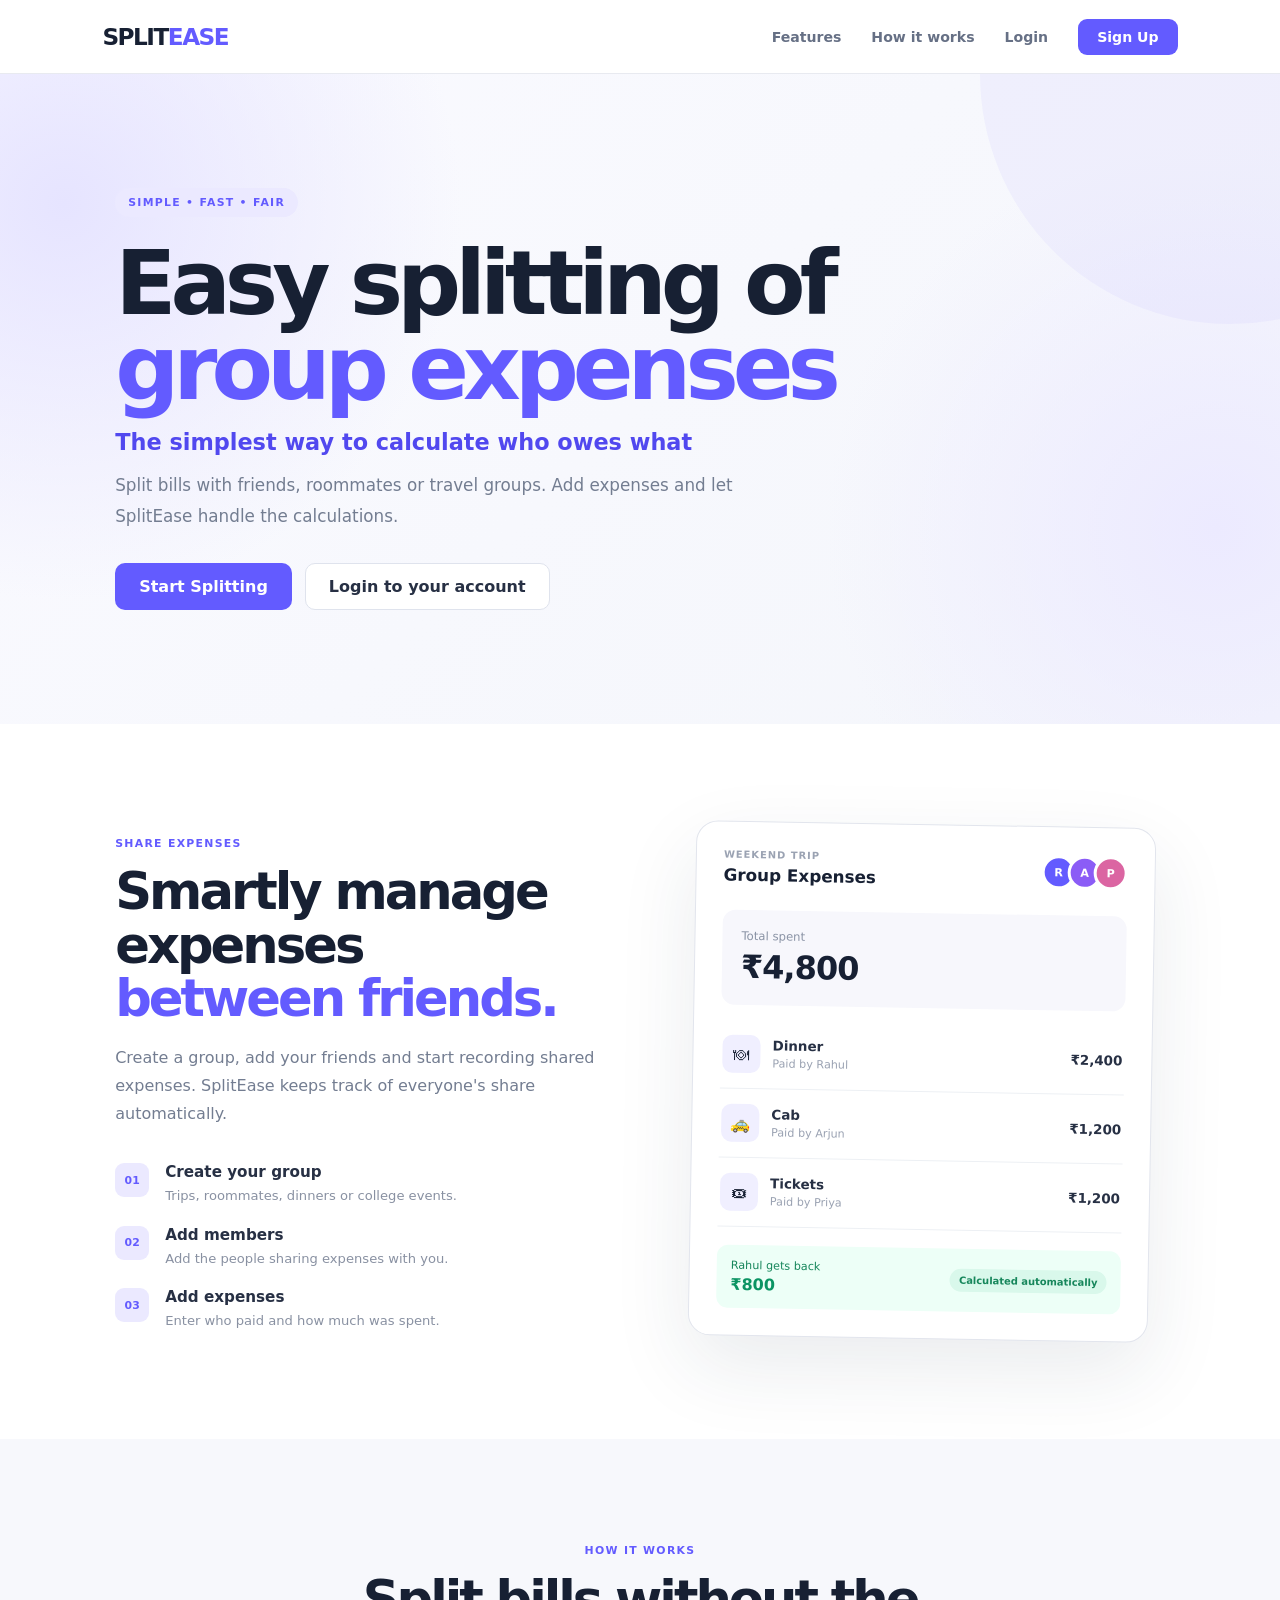
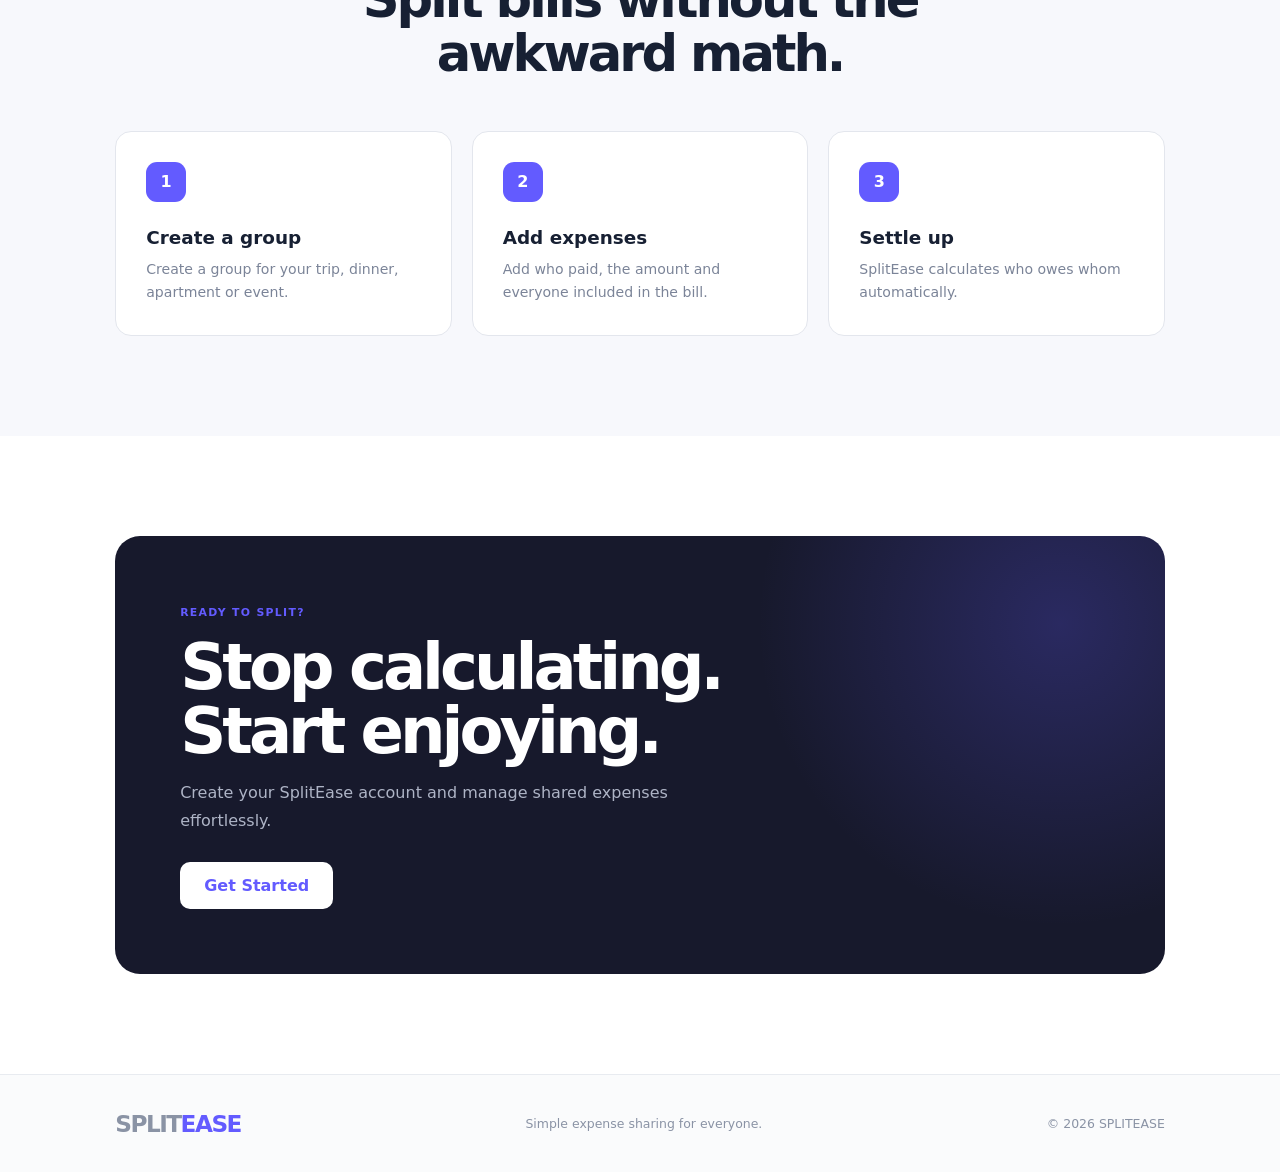
<file: index.html>
<!DOCTYPE html>
<html lang="en">

<head>
    <meta charset="UTF-8">
    <meta name="viewport" content="width=device-width, initial-scale=1.0">

    <title>SPLITEASE | Easy Group Expense Splitting</title>

    <link rel="stylesheet" href="css/style.css">
</head>

<body>

    <nav class="home-nav">

        <a href="index.html" class="brand">
            SPLIT<span>EASE</span>
        </a>

        <div class="nav-links">
            <a href="#features">Features</a>
            <a href="#how">How it works</a>
            <a href="login.html">Login</a>

            <a href="register.html" class="nav-button">
                Sign Up
            </a>
        </div>

    </nav>


    <main>

        <section class="home-hero">

            <div class="hero-content">

                <span class="hero-label">
                    SIMPLE • FAST • FAIR
                </span>

                <h1>
                    Easy splitting of
                    <span>group expenses</span>
                </h1>

                <p class="hero-subtitle">
                    The simplest way to calculate who owes what
                </p>

                <p class="hero-description">
                    Split bills with friends, roommates or travel groups.
                    Add expenses and let SplitEase handle the calculations.
                </p>

                <div class="hero-buttons">

                    <a
                        href="register.html"
                        class="start-button"
                    >
                        Start Splitting
                    </a>

                    <a
                        href="login.html"
                        class="login-button"
                    >
                        Login to your account
                    </a>

                </div>

            </div>

        </section>


        <section
            class="feature-section"
            id="features"
        >

            <div class="feature-text">

                <span class="section-label">
                    SHARE EXPENSES
                </span>

                <h2>
                    Smartly manage expenses
                    <span>between friends.</span>
                </h2>

                <p>
                    Create a group, add your friends and start
                    recording shared expenses. SplitEase keeps
                    track of everyone's share automatically.
                </p>

                <div class="feature-list">

                    <div>
                        <span>01</span>

                        <div>
                            <b>Create your group</b>
                            <p>
                                Trips, roommates, dinners or college events.
                            </p>
                        </div>
                    </div>

                    <div>
                        <span>02</span>

                        <div>
                            <b>Add members</b>
                            <p>
                                Add the people sharing expenses with you.
                            </p>
                        </div>
                    </div>

                    <div>
                        <span>03</span>

                        <div>
                            <b>Add expenses</b>
                            <p>
                                Enter who paid and how much was spent.
                            </p>
                        </div>
                    </div>

                </div>

            </div>


            <div class="expense-demo">

                <div class="demo-header">

                    <div>
                        <small>WEEKEND TRIP</small>
                        <h3>Group Expenses</h3>
                    </div>

                    <div class="demo-people">
                        <span>R</span>
                        <span>A</span>
                        <span>P</span>
                    </div>

                </div>


                <div class="demo-total">

                    <span>Total spent</span>

                    <strong>₹4,800</strong>

                </div>


                <div class="expense-row">

                    <div class="expense-icon">
                        🍽
                    </div>

                    <div class="expense-name">
                        <b>Dinner</b>
                        <span>Paid by Rahul</span>
                    </div>

                    <strong>
                        ₹2,400
                    </strong>

                </div>


                <div class="expense-row">

                    <div class="expense-icon">
                        🚕
                    </div>

                    <div class="expense-name">
                        <b>Cab</b>
                        <span>Paid by Arjun</span>
                    </div>

                    <strong>
                        ₹1,200
                    </strong>

                </div>


                <div class="expense-row">

                    <div class="expense-icon">
                        🎟
                    </div>

                    <div class="expense-name">
                        <b>Tickets</b>
                        <span>Paid by Priya</span>
                    </div>

                    <strong>
                        ₹1,200
                    </strong>

                </div>


                <div class="settlement-result">

                    <div>
                        <span>Rahul gets back</span>
                        <strong>₹800</strong>
                    </div>

                    <span class="settled-badge">
                        Calculated automatically
                    </span>

                </div>

            </div>

        </section>


        <section
            class="how-section"
            id="how"
        >

            <span class="section-label">
                HOW IT WORKS
            </span>

            <h2>
                Split bills without the awkward math.
            </h2>

            <div class="steps">

                <div class="step-card">

                    <span>1</span>

                    <h3>Create a group</h3>

                    <p>
                        Create a group for your trip,
                        dinner, apartment or event.
                    </p>

                </div>


                <div class="step-card">

                    <span>2</span>

                    <h3>Add expenses</h3>

                    <p>
                        Add who paid, the amount and
                        everyone included in the bill.
                    </p>

                </div>


                <div class="step-card">

                    <span>3</span>

                    <h3>Settle up</h3>

                    <p>
                        SplitEase calculates who owes
                        whom automatically.
                    </p>

                </div>

            </div>

        </section>


        <section class="home-cta">

            <div>

                <span class="section-label">
                    READY TO SPLIT?
                </span>

                <h2>
                    Stop calculating.<br>
                    Start enjoying.
                </h2>

                <p>
                    Create your SplitEase account and
                    manage shared expenses effortlessly.
                </p>

                <a
                    href="register.html"
                    class="start-button"
                >
                    Get Started
                </a>

            </div>

        </section>

    </main>


    <footer>

        <a href="index.html" class="brand">
            SPLIT<span>EASE</span>
        </a>

        <p>
            Simple expense sharing for everyone.
        </p>

        <span>
            © 2026 SPLITEASE
        </span>

    </footer>

</body>

</html>
</file>
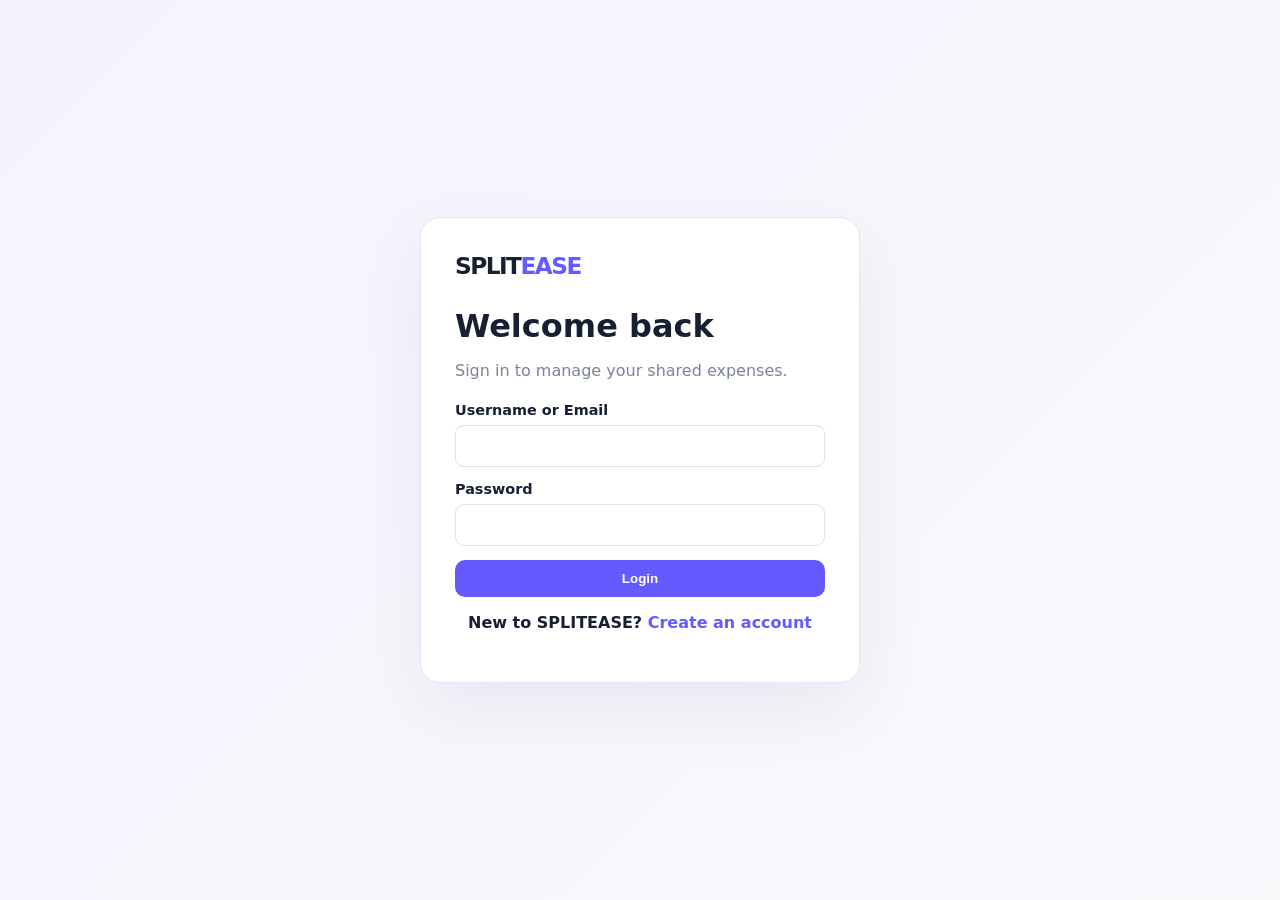
<file: admin.html>
<!DOCTYPE html>
<html>

<head>
    <meta charset="UTF-8">
    <meta name="viewport" content="width=device-width,initial-scale=1.0">
    <title>Admin | SPLITEASE</title>
    <link rel="stylesheet" href="css/style.css">
    <link rel="stylesheet" href="css/dashboard.css">
    <link rel="stylesheet" href="css/admin.css">
</head>

<body>
    <div id="app"></div>
    <script src="js/storage.js"></script>
    <script src="js/admin.js"></script>
</body>

</html>
</file>
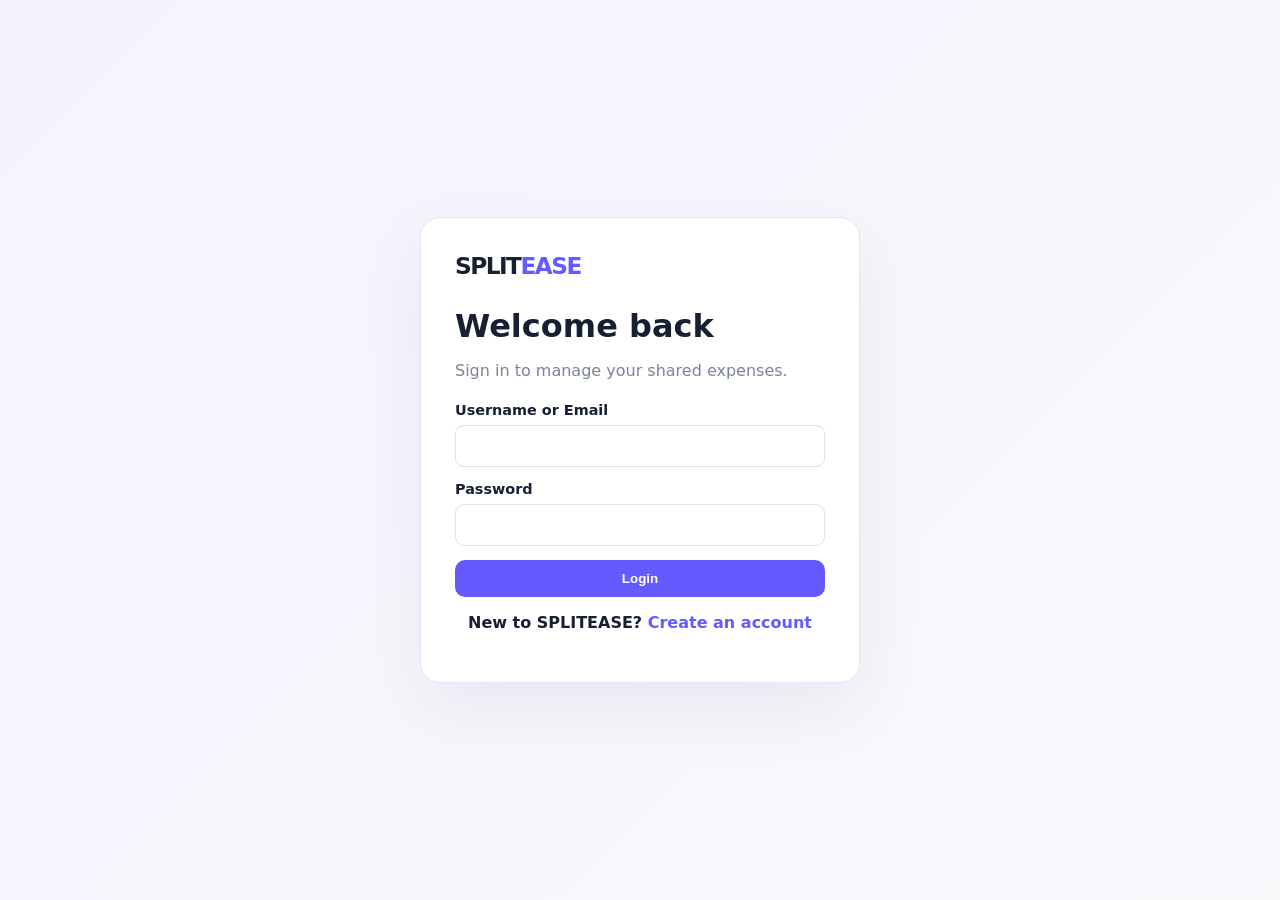
<file: dashboard.html>
<!DOCTYPE html>
<html>

<head>
    <meta charset="UTF-8">
    <meta name="viewport" content="width=device-width,initial-scale=1.0">
    <title>Dashboard | SPLITEASE</title>
    <link rel="stylesheet" href="css/style.css">
    <link rel="stylesheet" href="css/dashboard.css">
</head>

<body>
    <div id="app"></div>
    <script src="js/storage.js"></script>
    <script src="js/dashboard.js"></script>
</body>

</html>
</file>
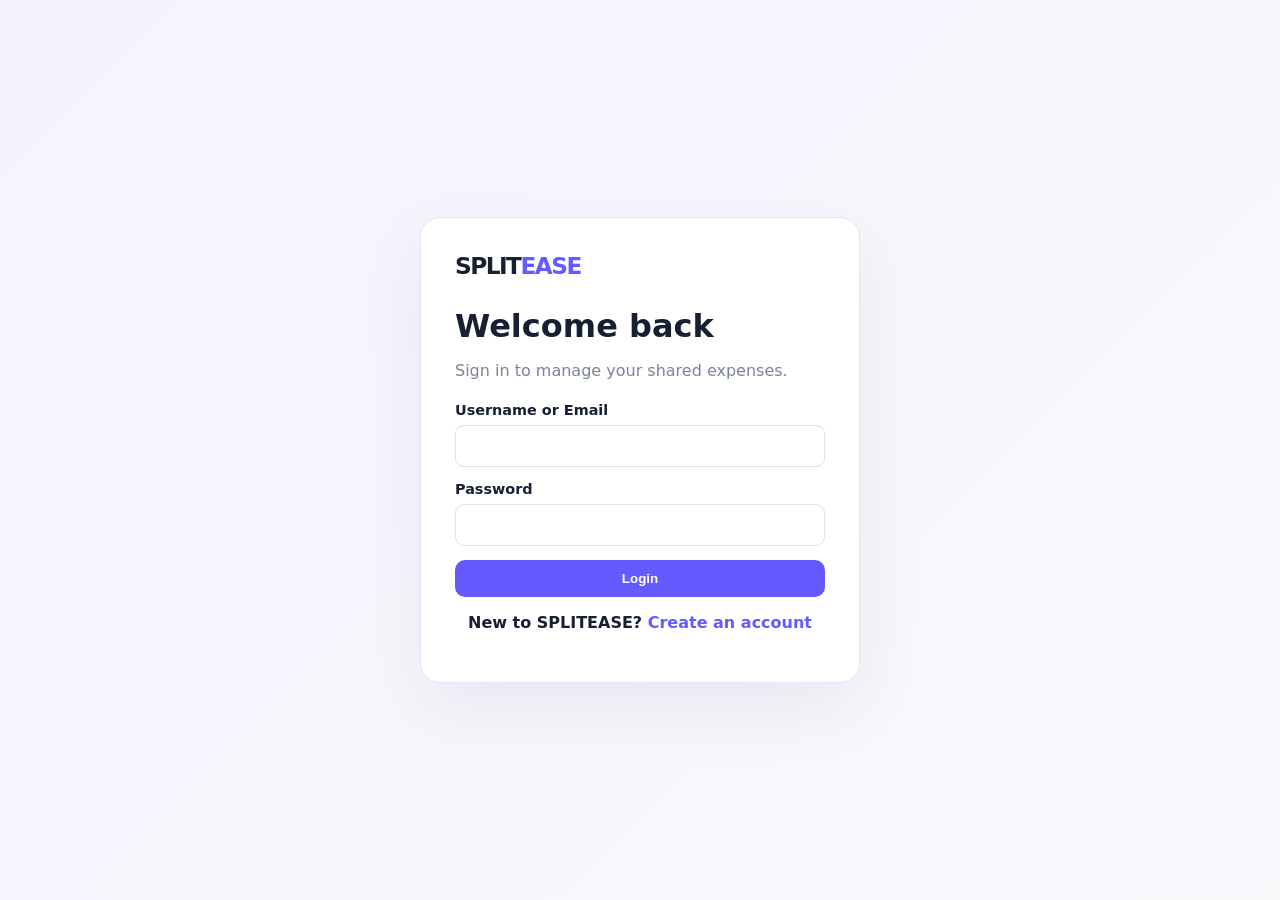
<file: expenses.html>
<!DOCTYPE html>
<html>

<head>
    <meta charset="UTF-8">
    <meta name="viewport" content="width=device-width,initial-scale=1.0">
    <title>Expenses | SPLITEASE</title>
    <link rel="stylesheet" href="css/style.css">
    <link rel="stylesheet" href="css/dashboard.css">
</head>

<body>
    <div id="app"></div>
    <script src="js/storage.js"></script>
    <script src="js/expenses.js"></script>
</body>

</html>
</file>
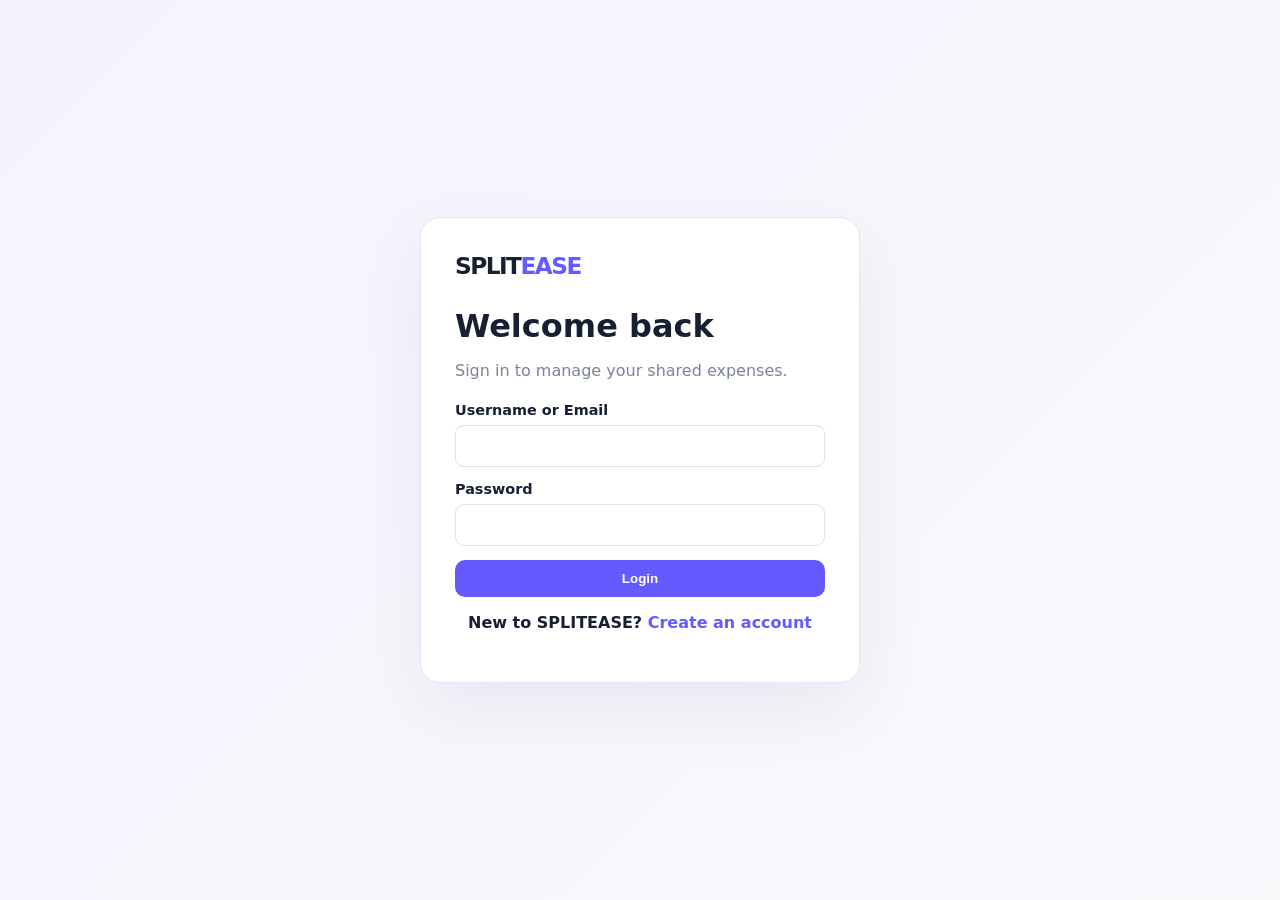
<file: group-details.html>
<!DOCTYPE html>
<html>

<head>
    <meta charset="UTF-8">
    <meta name="viewport" content="width=device-width,initial-scale=1.0">
    <title>Group Details | SPLITEASE</title>
    <link rel="stylesheet" href="css/style.css">
    <link rel="stylesheet" href="css/dashboard.css">
</head>

<body>
    <div id="app"></div>
    <script src="js/storage.js"></script>
    <script src="js/groups.js"></script>
</body>

</html>
</file>
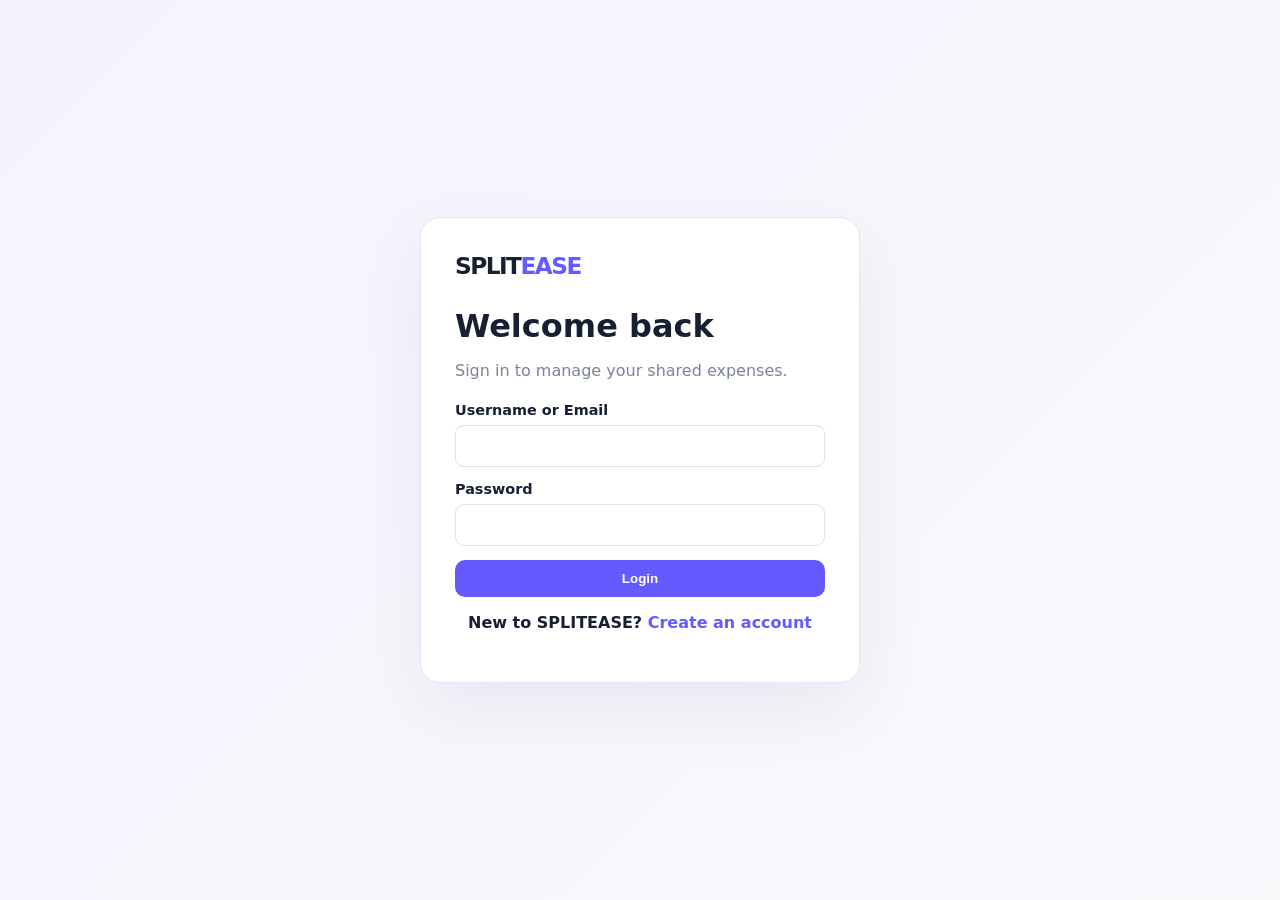
<file: groups.html>
<!DOCTYPE html>
<html>

<head>
    <meta charset="UTF-8">
    <meta name="viewport" content="width=device-width,initial-scale=1.0">
    <title>Groups | SPLITEASE</title>
    <link rel="stylesheet" href="css/style.css">
    <link rel="stylesheet" href="css/dashboard.css">
</head>

<body>
    <div id="app"></div>
    <script src="js/storage.js"></script>
    <script src="js/groups.js"></script>
</body>

</html>
</file>
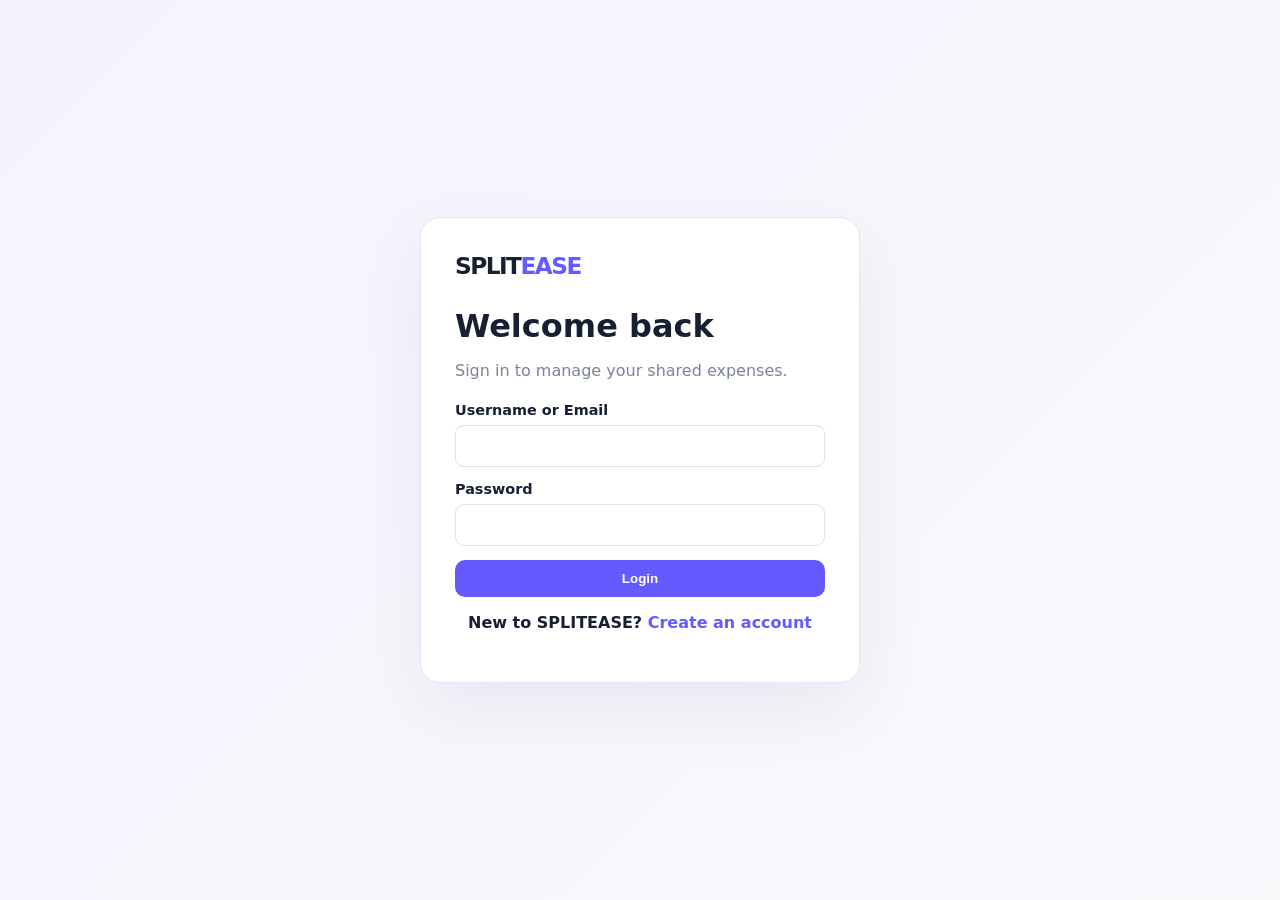
<file: login.html>
<!DOCTYPE html>
<html lang="en">

<head>
    <meta charset="UTF-8">
    <meta name="viewport" content="width=device-width, initial-scale=1.0">
    <title>Login | SPLITEASE</title>

    <link rel="stylesheet" href="css/style.css">
    <link rel="stylesheet" href="css/auth.css">
</head>

<body class="auth-body">

    <div class="auth-card">

        <a href="index.html" class="brand">
            SPLIT<span>EASE</span>
        </a>

        <h1>Welcome back</h1>

        <p class="muted">
            Sign in to manage your shared expenses.
        </p>

        <div id="message"></div>

        <form id="loginForm">

            <label>
                Username or Email
                <input id="identifier" required>
            </label>

            <label>
                Password
                <input
                    id="password"
                    type="password"
                    required
                >
            </label>

            <button class="btn btn-primary full">
                Login
            </button>

        </form>
<b>
        <p class="center">
            New to SPLITEASE?
            <a
                href="register.html"
                style="color: #635bff;"
            >
                Create an account
            </a>
        </p>
</b>
    </div>

    <script src="js/storage.js"></script>
    <script src="js/auth.js"></script>

</body>

</html>
</file>
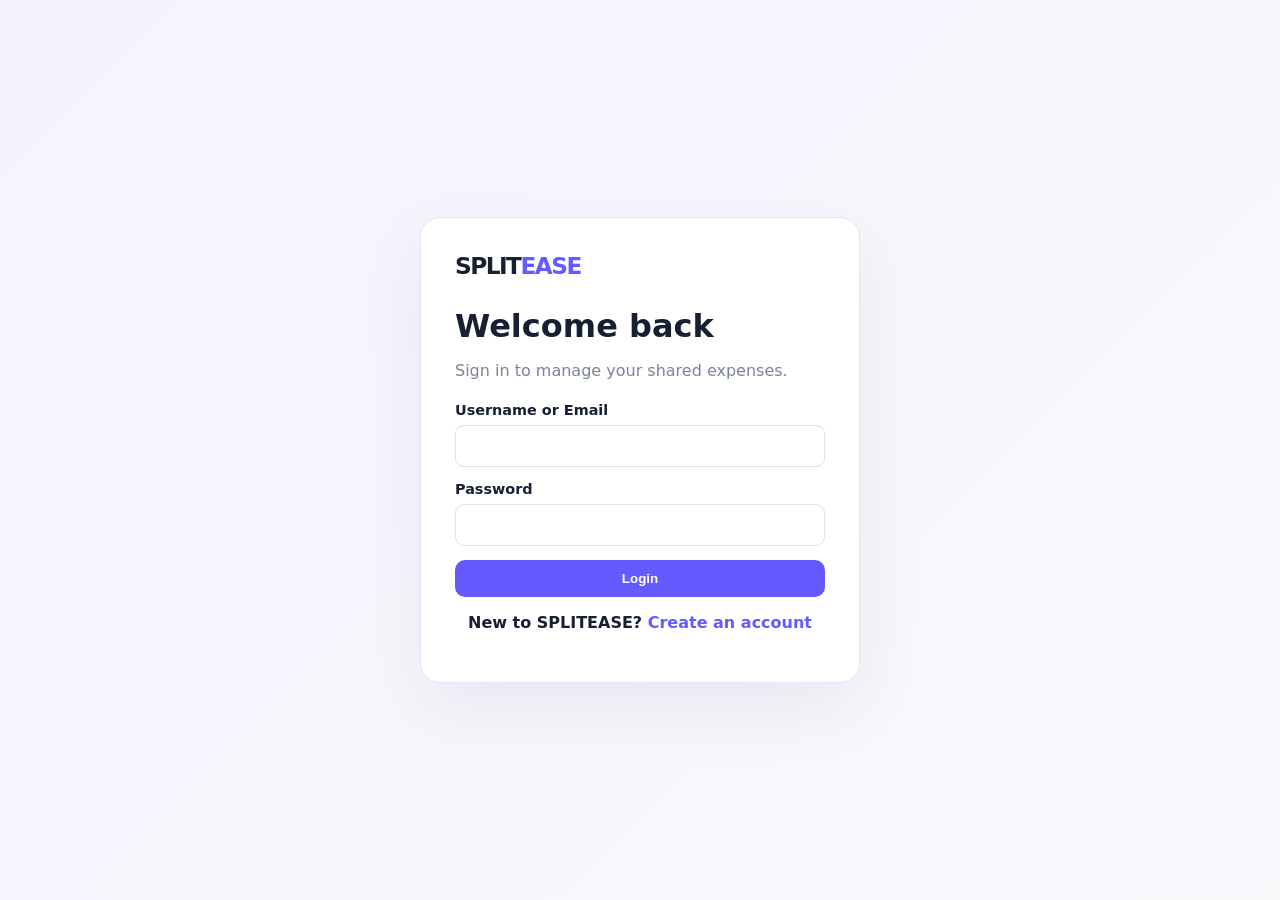
<file: profile.html>
<!DOCTYPE html>
<html>

<head>
    <meta charset="UTF-8">
    <meta name="viewport" content="width=device-width,initial-scale=1.0">
    <title>Profile | SPLITEASE</title>
    <link rel="stylesheet" href="css/style.css">
    <link rel="stylesheet" href="css/dashboard.css">
</head>

<body>
    <div id="app"></div>
    <script src="js/storage.js"></script>
    <script src="js/profile.js"></script>
</body>

</html>
</file>
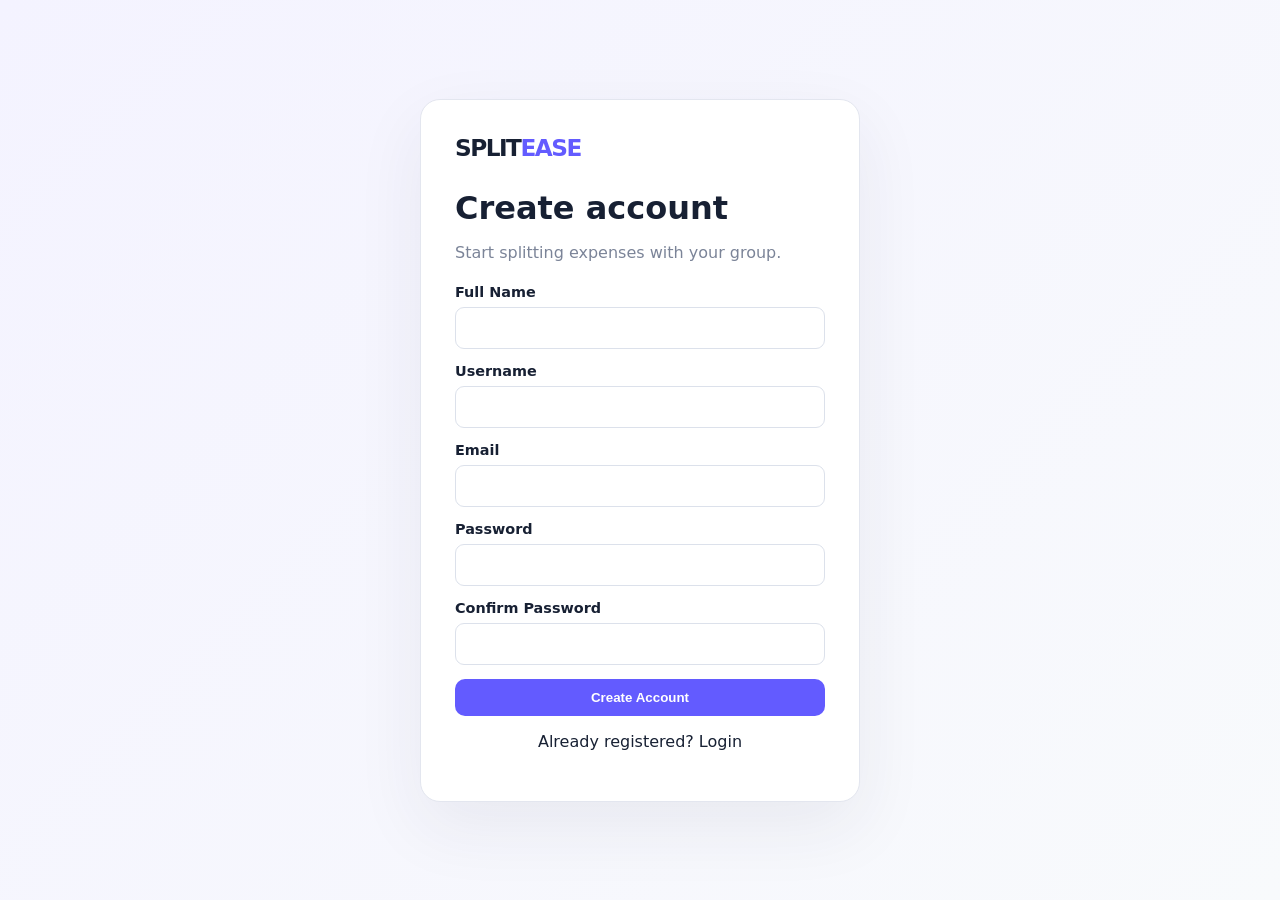
<file: register.html>
<!DOCTYPE html>
<html lang="en">

<head>
    <meta charset="UTF-8">
    <meta name="viewport" content="width=device-width,initial-scale=1.0">
    <title>Register | SPLITEASE</title>
    <link rel="stylesheet" href="css/style.css">
    <link rel="stylesheet" href="css/auth.css">
</head>

<body class="auth-body">
    <div class="auth-card"><a href="index.html" class="brand">SPLIT<span>EASE</span></a>
        <h1>Create account</h1>
        <p class="muted">Start splitting expenses with your group.</p>
        <div id="message"></div>
        <form id="registerForm"><label>Full Name<input id="name" required></label><label>Username<input id="username"
                    required></label><label>Email<input id="email" type="email" required></label><label>Password<input
                    id="password" type="password" minlength="6" required></label><label>Confirm Password<input
                    id="confirmPassword" type="password" minlength="6" required></label><button
                class="btn btn-primary full">Create Account</button></form>
        <p class="center">Already registered? <a href="login.html">Login</a></p>
    </div>
    <script src="js/storage.js"></script>
    <script src="js/auth.js"></script>
</body>

</html>
</file>
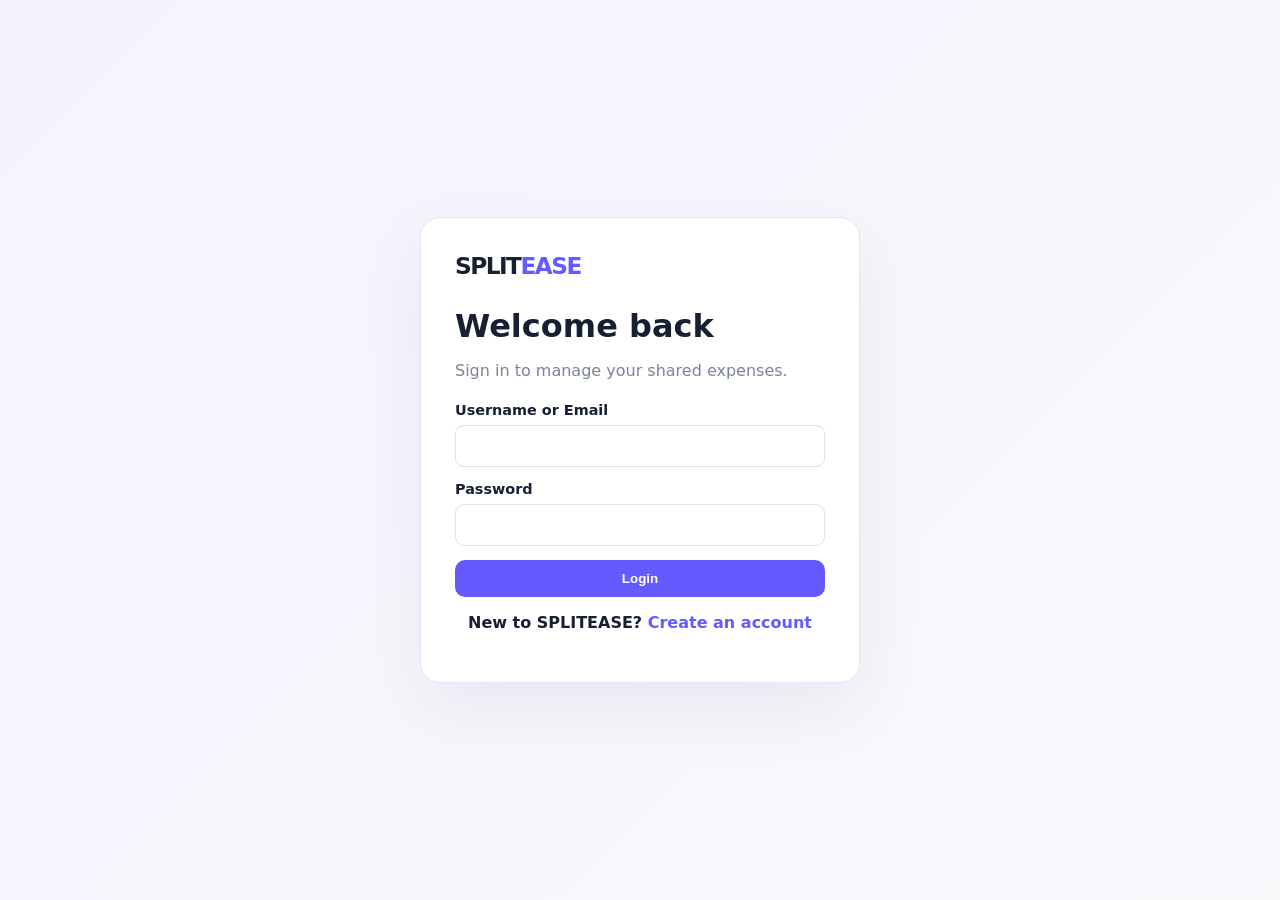
<file: settlements.html>
<!DOCTYPE html>
<html>

<head>
    <meta charset="UTF-8">
    <meta name="viewport" content="width=device-width,initial-scale=1.0">
    <title>Settlements | SPLITEASE</title>
    <link rel="stylesheet" href="css/style.css">
    <link rel="stylesheet" href="css/dashboard.css">
</head>

<body>
    <div id="app"></div>
    <script src="js/storage.js"></script>
    <script src="js/settlements.js"></script>
</body>

</html>
</file>
<file: css/style.css>
* {
    box-sizing: border-box;
}

html {
    scroll-behavior: smooth;
}

body {
    margin: 0;
    font-family:
        Inter,
        system-ui,
        -apple-system,
        BlinkMacSystemFont,
        "Segoe UI",
        sans-serif;
    background: #f7f8fc;
    color: #172033;
}

a {
    text-decoration: none;
    color: inherit;
}

.brand {
    font-weight: 900;
    letter-spacing: -1.5px;
    font-size: 1.45rem;
}

.brand span {
    color: #635bff;
}


/* NAVIGATION */

.home-nav {
    height: 74px;
    padding: 0 8%;
    display: flex;
    align-items: center;
    justify-content: space-between;
    background: rgba(255, 255, 255, 0.92);
    border-bottom: 1px solid #e8eaf0;
    position: sticky;
    top: 0;
    z-index: 100;
    backdrop-filter: blur(16px);
}

.nav-links {
    display: flex;
    align-items: center;
    gap: 30px;
    color: #667085;
    font-size: 0.88rem;
    font-weight: 650;
}

.nav-links a {
    transition: 0.2s ease;
}

.nav-links a:hover {
    color: #635bff;
}

.nav-button {
    padding: 10px 19px;
    border-radius: 9px;
    background: #635bff;
    color: #fff !important;
}

.nav-button:hover {
    background: #5148ef;
}


/* HERO */

.home-hero {
    min-height: 650px;
    padding: 80px 9%;
    display: flex;
    align-items: center;
    position: relative;
    overflow: hidden;

    background:
        radial-gradient(
            circle at 5% 20%,
            #e6e4ff 0,
            transparent 30%
        ),
        radial-gradient(
            circle at 95% 70%,
            #eceaff 0,
            transparent 30%
        ),
        linear-gradient(
            135deg,
            #fafaff,
            #f4f6fb
        );
}

.home-hero::before {
    content: "";
    position: absolute;
    width: 500px;
    height: 500px;
    right: -200px;
    top: -250px;
    border-radius: 50%;
    background: #635bff0d;
}

.hero-content {
    width: min(850px, 100%);
    position: relative;
    z-index: 2;
}

.hero-label {
    display: inline-block;
    padding: 8px 13px;
    border-radius: 100px;
    background: #ebe9ff;
    color: #635bff;
    font-size: 0.68rem;
    font-weight: 850;
    letter-spacing: 1.3px;
}

.home-hero h1 {
    max-width: 850px;
    margin: 24px 0 18px;
    font-size: clamp(3.5rem, 7vw, 6.5rem);
    line-height: 0.95;
    letter-spacing: -6px;
    color: #172033;
}

.home-hero h1 span {
    display: block;
    color: #635bff;
}

.hero-subtitle {
    margin: 0 0 15px;
    color: #5148ef;
    font-size: 1.4rem;
    font-weight: 650;
}

.hero-description {
    max-width: 620px;
    margin: 0;
    color: #737d91;
    font-size: 1.05rem;
    line-height: 1.8;
}

.hero-buttons {
    display: flex;
    align-items: center;
    gap: 13px;
    margin-top: 32px;
}

.start-button {
    display: inline-flex;
    align-items: center;
    justify-content: center;
    padding: 14px 24px;
    border-radius: 10px;
    background: #635bff;
    color: #fff;
    font-weight: 800;
    transition: 0.2s ease;
}

.start-button:hover {
    background: #5148ef;
    transform: translateY(-2px);
    box-shadow: 0 12px 30px #635bff35;
}

.login-button {
    display: inline-flex;
    align-items: center;
    justify-content: center;
    padding: 13px 23px;
    border: 1px solid #dfe3ed;
    border-radius: 10px;
    background: #fff;
    color: #273044;
    font-weight: 750;
    transition: 0.2s ease;
}

.login-button:hover {
    color: #635bff;
    border-color: #635bff;
}


/* FEATURE SECTION */

.feature-section {
    padding: 100px 9%;
    display: grid;
    grid-template-columns: 1fr 1fr;
    gap: 80px;
    align-items: center;
    background: #fff;
}

.feature-text {
    max-width: 570px;
}

.section-label {
    color: #635bff;
    font-size: 0.68rem;
    font-weight: 850;
    letter-spacing: 1.3px;
}

.feature-text h2 {
    margin: 14px 0 18px;
    font-size: clamp(2.4rem, 4vw, 4rem);
    line-height: 1.05;
    letter-spacing: -3px;
}

.feature-text h2 span {
    display: block;
    color: #635bff;
}

.feature-text > p {
    color: #737d91;
    line-height: 1.75;
    font-size: 1rem;
}

.feature-list {
    margin-top: 35px;
    display: grid;
    gap: 20px;
}

.feature-list > div {
    display: flex;
    gap: 16px;
    align-items: flex-start;
}

.feature-list > div > span {
    width: 34px;
    height: 34px;
    flex-shrink: 0;
    display: grid;
    place-items: center;
    border-radius: 9px;
    background: #ebe9ff;
    color: #635bff;
    font-size: 0.68rem;
    font-weight: 850;
}

.feature-list b {
    display: block;
    color: #273044;
    font-size: 0.95rem;
}

.feature-list p {
    margin: 5px 0 0;
    color: #8991a2;
    font-size: 0.82rem;
    line-height: 1.5;
}


/* EXPENSE DEMO */

.expense-demo {
    width: 100%;
    max-width: 460px;
    justify-self: center;
    padding: 27px;
    border: 1px solid #e2e5ed;
    border-radius: 22px;
    background: #fff;
    box-shadow: 0 30px 80px #25304a18;
    transform: rotate(1deg);
}

.demo-header {
    display: flex;
    justify-content: space-between;
    align-items: center;
}

.demo-header small {
    display: block;
    margin-bottom: 5px;
    color: #9aa2b2;
    font-size: 0.62rem;
    font-weight: 850;
    letter-spacing: 1px;
}

.demo-header h3 {
    margin: 0;
    font-size: 1.05rem;
}

.demo-people {
    display: flex;
    padding-left: 8px;
}

.demo-people span {
    width: 34px;
    height: 34px;
    display: grid;
    place-items: center;
    margin-left: -8px;
    border: 3px solid #fff;
    border-radius: 50%;
    background: #635bff;
    color: #fff;
    font-size: 0.7rem;
    font-weight: 850;
}

.demo-people span:nth-child(2) {
    background: #8b5cf6;
}

.demo-people span:nth-child(3) {
    background: #db65a2;
}

.demo-total {
    margin: 25px 0 15px;
    padding: 19px;
    border-radius: 13px;
    background: #f7f7fc;
}

.demo-total span {
    display: block;
    margin-bottom: 5px;
    color: #8a93a5;
    font-size: 0.73rem;
}

.demo-total strong {
    font-size: 2rem;
    letter-spacing: -1px;
}

.expense-row {
    display: flex;
    align-items: center;
    gap: 12px;
    padding: 15px 2px;
    border-bottom: 1px solid #edf0f4;
}

.expense-icon {
    width: 38px;
    height: 38px;
    display: grid;
    place-items: center;
    border-radius: 10px;
    background: #f0efff;
    font-size: 1rem;
}

.expense-name {
    flex: 1;
}

.expense-name b {
    display: block;
    color: #273044;
    font-size: 0.84rem;
}

.expense-name span {
    display: block;
    margin-top: 4px;
    color: #9aa2b2;
    font-size: 0.7rem;
}

.expense-row > strong {
    color: #273044;
    font-size: 0.84rem;
}

.settlement-result {
    display: flex;
    align-items: center;
    justify-content: space-between;
    gap: 12px;
    margin-top: 18px;
    padding: 14px;
    border-radius: 11px;
    background: #edfff7;
}

.settlement-result > div span {
    display: block;
    color: #16865b;
    font-size: 0.7rem;
}

.settlement-result > div strong {
    display: block;
    margin-top: 3px;
    color: #0b9463;
    font-size: 1rem;
}

.settled-badge {
    padding: 6px 9px;
    border-radius: 100px;
    background: #d9f8eb;
    color: #16865b;
    font-size: 0.62rem;
    font-weight: 750;
}


/* HOW IT WORKS */

.how-section {
    padding: 100px 9%;
    text-align: center;
    background: #f7f8fc;
}

.how-section > h2 {
    max-width: 700px;
    margin: 15px auto 50px;
    color: #172033;
    font-size: clamp(2.4rem, 4vw, 4rem);
    line-height: 1.05;
    letter-spacing: -3px;
}

.steps {
    max-width: 1100px;
    margin: 0 auto;
    display: grid;
    grid-template-columns: repeat(3, 1fr);
    gap: 20px;
    text-align: left;
}

.step-card {
    padding: 30px;
    border: 1px solid #e3e6ed;
    border-radius: 16px;
    background: #fff;
    transition: 0.2s ease;
}

.step-card:hover {
    transform: translateY(-5px);
    border-color: #cbc7ff;
    box-shadow: 0 20px 50px #27304b0d;
}

.step-card > span {
    width: 40px;
    height: 40px;
    display: grid;
    place-items: center;
    margin-bottom: 25px;
    border-radius: 11px;
    background: #635bff;
    color: #fff;
    font-weight: 850;
}

.step-card h3 {
    margin: 0 0 10px;
    font-size: 1.15rem;
}

.step-card p {
    margin: 0;
    color: #7b8498;
    line-height: 1.7;
    font-size: 0.88rem;
}


/* CTA */

.home-cta {
    padding: 100px 9%;
    background: #fff;
}

.home-cta > div {
    max-width: 1150px;
    margin: 0 auto;
    padding: 65px;
    border-radius: 25px;
    background:
        radial-gradient(
            circle at 90% 20%,
            #635bff40,
            transparent 30%
        ),
        #17192c;
    color: #fff;
}

.home-cta h2 {
    margin: 15px 0;
    color: #fff;
    font-size: clamp(2.7rem, 5vw, 4.8rem);
    line-height: 1;
    letter-spacing: -4px;
}

.home-cta p {
    max-width: 560px;
    margin-bottom: 28px;
    color: #aeb4c6;
    line-height: 1.7;
}

.home-cta .start-button {
    background: #fff;
    color: #635bff;
}

.home-cta .start-button:hover {
    background: #f0efff;
}


/* FOOTER */

footer {
    padding: 35px 9%;
    display: flex;
    align-items: center;
    justify-content: space-between;
    gap: 20px;
    background: #fafbfc;
    border-top: 1px solid #e8ebf0;
    color: #8a93a5;
    font-size: 0.78rem;
}

footer p {
    margin: 0;
}


/* GENERAL */

.muted {
    color: #7b8498;
}

.center {
    text-align: center;
}

.badge {
    display: inline-block;
    background: #ebe9ff;
    color: #5148ef;
    padding: 7px 11px;
    border-radius: 99px;
    font-size: 0.72rem;
    font-weight: 800;
    letter-spacing: 0.8px;
}

.btn {
    border: 0;
    border-radius: 10px;
    padding: 11px 17px;
    font-weight: 700;
    cursor: pointer;
    display: inline-block;
}

.btn-primary {
    background: #635bff;
    color: #fff;
}

.btn-primary:hover {
    background: #5148ef;
}

.btn-ghost {
    background: #fff;
    border: 1px solid #dfe3ee;
    color: #273044;
}

.btn-lg {
    padding: 14px 21px;
}

.full {
    width: 100%;
}

.notice {
    display: block;
    text-align: center;
    color: #9aa2b2;
    margin-top: 16px;
}

.error {
    background: #fff0f0;
    color: #c0392b;
    padding: 10px;
    border-radius: 8px;
    margin-bottom: 12px;
}

.success {
    background: #edfff6;
    color: #16865b;
    padding: 10px;
    border-radius: 8px;
    margin-bottom: 12px;
}


/* RESPONSIVE */

@media (max-width: 950px) {

    .home-hero {
        padding: 70px 7%;
    }

    .feature-section {
        grid-template-columns: 1fr;
        gap: 55px;
    }

    .expense-demo {
        justify-self: start;
    }

    .steps {
        grid-template-columns: 1fr;
    }
}


@media (max-width: 700px) {

    .home-nav {
        padding: 0 5%;
    }

    .nav-links {
        gap: 10px;
    }

    .nav-links > a:not(.nav-button) {
        display: none;
    }

    .home-hero {
        min-height: 600px;
        padding: 60px 6%;
    }

    .home-hero h1 {
        font-size: 3.5rem;
        letter-spacing: -3px;
    }

    .hero-subtitle {
        font-size: 1.15rem;
    }

    .hero-buttons {
        flex-direction: column;
        align-items: stretch;
    }

    .feature-section {
        padding: 75px 6%;
    }

    .feature-text h2 {
        font-size: 2.7rem;
    }

    .expense-demo {
        transform: none;
    }

    .how-section {
        padding: 75px 6%;
    }

    .home-cta {
        padding: 60px 6%;
    }

    .home-cta > div {
        padding: 40px 30px;
    }

    footer {
        padding: 30px 6%;
        align-items: flex-start;
        flex-direction: column;
    }
}


@media (max-width: 450px) {

    .brand {
        font-size: 1.25rem;
    }

    .home-hero h1 {
        font-size: 2.8rem;
    }

    .feature-text h2 {
        font-size: 2.35rem;
    }

    .expense-demo {
        padding: 20px;
    }

    .demo-people span {
        width: 29px;
        height: 29px;
    }

    .settlement-result {
        align-items: flex-start;
        flex-direction: column;
    }
}
.member-select {
    margin: 18px 0;
}

.participant-list {
    display: grid;
    grid-template-columns: repeat(2, 1fr);
    gap: 10px;
    margin-top: 8px;
}

.participant-item {
    display: flex !important;
    align-items: center;
    gap: 9px;
    margin: 0 !important;
    padding: 11px 12px;
    border: 1px solid #e0e4ed;
    border-radius: 9px;
    background: #fafbfe;
    cursor: pointer;
    font-weight: 600 !important;
}

.participant-item:hover {
    border-color: #14641b;
    background: #d4f18a;
}

.participant-item input {
    width: auto !important;
    margin: 0 !important;
    cursor: pointer;
    accent-color: #564dfd;
}

.split-preview {
    margin: 15px 0 20px;
    padding: 15px;
    border-radius: 11px;
    background: #b5adff;
    border: 1px solid #070610;
}

.split-preview-title {
    color: #10192d;
    font-size: 0.75rem;
    font-weight: 700;
}

.split-preview-amount {
    margin: 4px 0 10px;
    color: #252078;
    font-size: 1.4rem;
    font-weight: 850;
}

.split-preview-members {
    display: flex;
    flex-wrap: wrap;
    gap: 6px;
}

@media (max-width: 600px) {

    .participant-list {
        grid-template-columns: 1fr;
    }

}
</file>
<file: css/dashboard.css>
body {
    background: #f6f7fb;
}

.layout {
    min-height: 100vh;
    display: flex;
}

.sidebar {
    width: 245px;
    background: #111827;
    color: #d9deea;
    padding: 24px 16px;
    position: fixed;
    inset: 0 auto 0 0;
}

.sidebar .brand {
    color: #fff;
    padding: 0 12px;
    display: block;
    margin-bottom: 35px;
}

.sidebar .brand span {
    color: #8b83ff;
}

.nav a {
    display: block;
    padding: 12px 13px;
    border-radius: 9px;
    margin: 5px 0;
    color: #aeb6c7;
}

.nav a:hover,
.nav a.active {
    background: #272d3b;
    color: #fff;
}

.main {
    margin-left: 245px;
    width: calc(100% - 245px);
    padding: 28px 34px;
}

.topbar {
    display: flex;
    align-items: center;
    justify-content: space-between;
    margin-bottom: 30px;
}

.topbar h1 {
    margin: 0;
    font-size: 1.8rem;
}

.user-chip {
    display: flex;
    gap: 10px;
    align-items: center;
    background: #fff;
    border: 1px solid #e2e6ef;
    padding: 7px 12px;
    border-radius: 99px;
}

.content-grid {
    display: grid;
    grid-template-columns: repeat(4, 1fr);
    gap: 16px;
}

.card {
    background: #fff;
    border: 1px solid #e3e7ef;
    border-radius: 14px;
    padding: 20px;
}

.stat-label {
    color: #7d879a;
    font-size: 0.85rem;
}

.stat-value {
    font-size: 1.8rem;
    font-weight: 850;
    margin-top: 7px;
}

.section {
    margin-top: 25px;
}

.section-head {
    display: flex;
    justify-content: space-between;
    align-items: center;
    margin-bottom: 14px;
}

.section-head h2 {
    font-size: 1.1rem;
}

.table-wrap {
    overflow: auto;
    background: #fff;
    border: 1px solid #e3e7ef;
    border-radius: 14px;
}

.table {
    width: 100%;
    border-collapse: collapse;
}

.table th,
.table td {
    text-align: left;
    padding: 14px;
    border-bottom: 1px solid #edf0f4;
    white-space: nowrap;
}

.table th {
    font-size: 0.75rem;
    text-transform: uppercase;
    color: #8a93a5;
}

.grid {
    display: grid;
    grid-template-columns: repeat(2, 1fr);
    gap: 18px;
}

.form-card {
    background: #fff;
    border: 1px solid #e3e7ef;
    border-radius: 14px;
    padding: 22px;
}

.form-card label {
    display: block;
    font-size: 0.85rem;
    font-weight: 700;
    margin: 12px 0;
}

.form-card input,
.form-card select,
.form-card textarea {
    display: block;
    width: 100%;
    padding: 11px;
    margin-top: 6px;
    border: 1px solid #dce1eb;
    border-radius: 8px;
    font: inherit;
}

.form-card textarea {
    min-height: 90px;
    resize: vertical;
}

.pill {
    display: inline-block;
    padding: 5px 9px;
    border-radius: 99px;
    background: #f0efff;
    color: #554ce9;
    font-size: 0.75rem;
    font-weight: 700;
}

.positive {
    color: #0b9463;
}

.negative {
    color: #d34b4b;
}

.empty {
    text-align: center;
    padding: 45px;
    color: #8b94a5;
}

.toast {
    position: fixed;
    right: 22px;
    bottom: 22px;
    background: #172033;
    color: #fff;
    padding: 13px 17px;
    border-radius: 10px;
    box-shadow: 0 10px 30px #0002;
    z-index: 99;
}

.danger {
    background: #e5484d !important;
    color: #fff;
}

.btn-sm {
    padding: 8px 11px;
    font-size: 0.8rem;
}

@media (max-width: 900px) {

    .sidebar {
        width: 72px;
        padding: 20px 8px;
    }

    .sidebar .brand {
        font-size: 0;
        text-align: center;
    }

    .sidebar .brand:first-letter {
        font-size: 1.3rem;
    }

    .nav a {
        font-size: 0;
        text-align: center;
    }

    .nav a:before {
        content: "•";
        font-size: 1.4rem;
    }

    .main {
        margin-left: 72px;
        width: calc(100% - 72px);
        padding: 22px;
    }

    .content-grid {
        grid-template-columns: repeat(2, 1fr);
    }
}

@media (max-width: 600px) {

    .content-grid,
    .grid {
        grid-template-columns: 1fr;
    }

    .main {
        padding: 16px;
    }

    .topbar {
        align-items: flex-start;
        gap: 12px;
    }

    .topbar h1 {
        font-size: 1.35rem;
    }
}
</file>
<file: css/admin.css>
.admin-banner {
    background: #171c29;
    color: #fff;
    border-radius: 14px;
    padding: 18px 20px;
    margin-bottom: 20px;
}

.admin-banner span {
    color: #9d96ff;
}

.danger-text {
    color: #d64545;
}
</file>
<file: css/auth.css>
.auth-body {
    min-height: 100vh;
    display: grid;
    place-items: center;
    padding: 25px;
    background: linear-gradient(
        135deg,
        #f4f3ff,
        #f8fafc
    );
}

.auth-card {
    width: min(440px, 100%);
    background: #fff;
    border: 1px solid #e3e6ef;
    border-radius: 20px;
    padding: 34px;
    box-shadow: 0 25px 70px #24304b12;
}

.auth-card h1 {
    margin: 28px 0 8px;
    font-size: 2rem;
}

.auth-card form {
    margin-top: 22px;
}

.auth-card label {
    display: block;
    font-weight: 700;
    font-size: 0.9rem;
    margin: 14px 0;
}

.auth-card input,
.form-control {
    display: block;
    width: 100%;
    margin-top: 7px;
    padding: 12px 13px;
    border: 1px solid #dce1eb;
    border-radius: 9px;
    outline: 0;
    background: #fff;
    font: inherit;
}

.auth-card input:focus,
.form-control:focus {
    border-color: #635bff;
    box-shadow: 0 0 0 3px #635bff18;
}

.demo-box {
    margin-top: 20px;
    background: #f5f4ff;
    border: 1px dashed #aaa4ff;
    border-radius: 10px;
    padding: 12px;
    font-size: 0.84rem;
    color: #5148ef;
}
</file>
